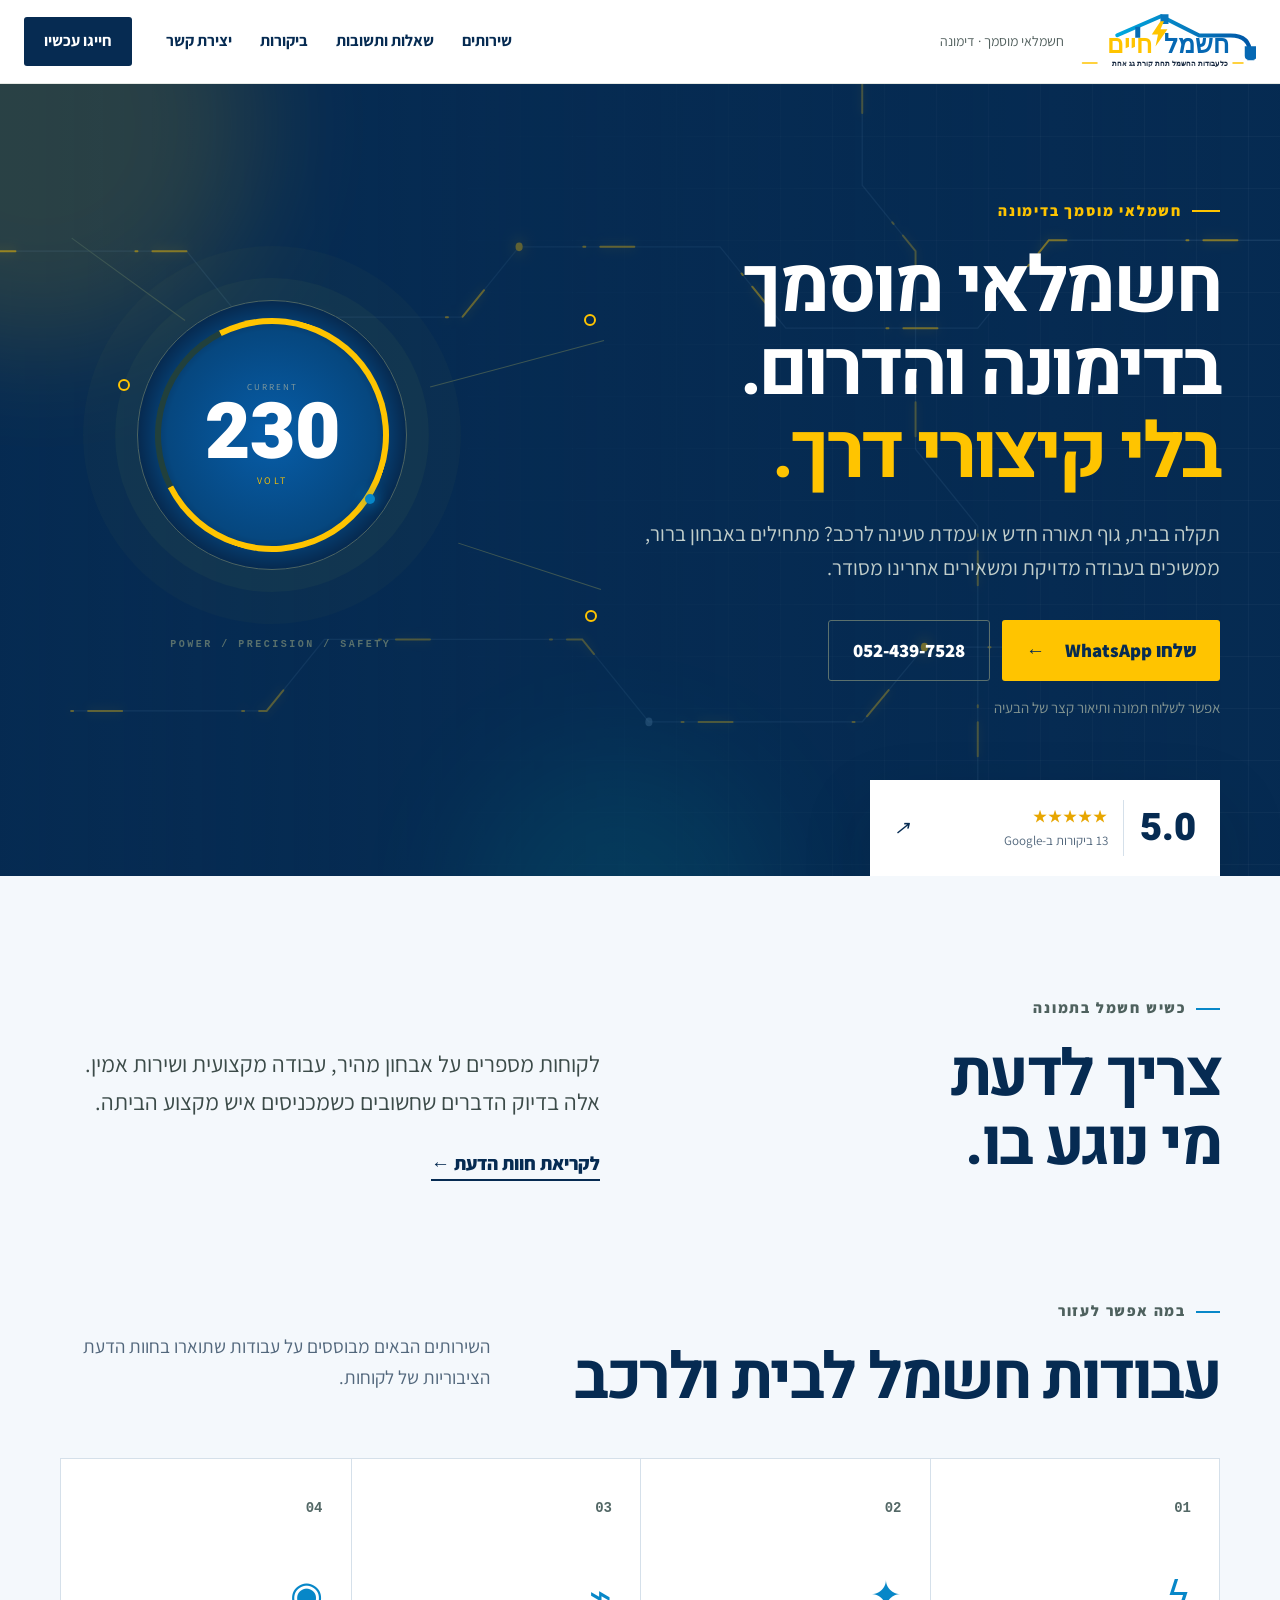
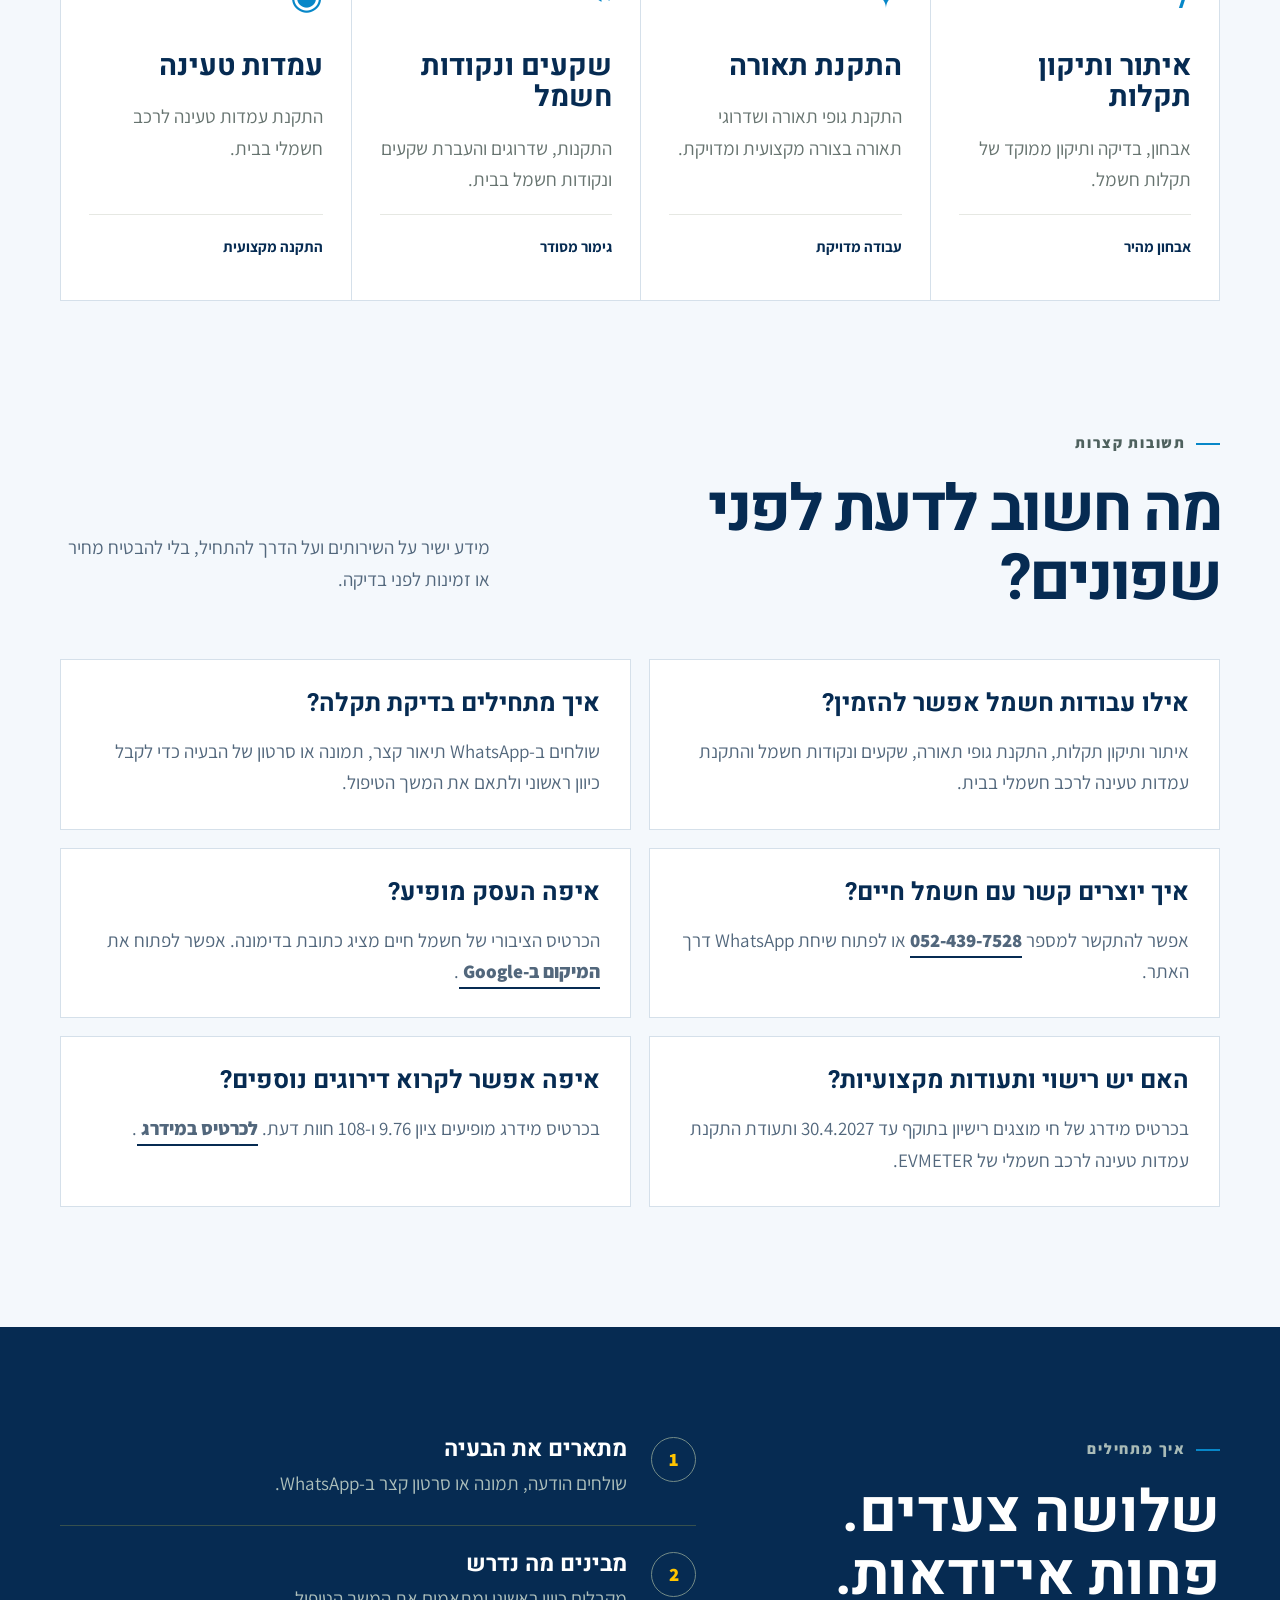
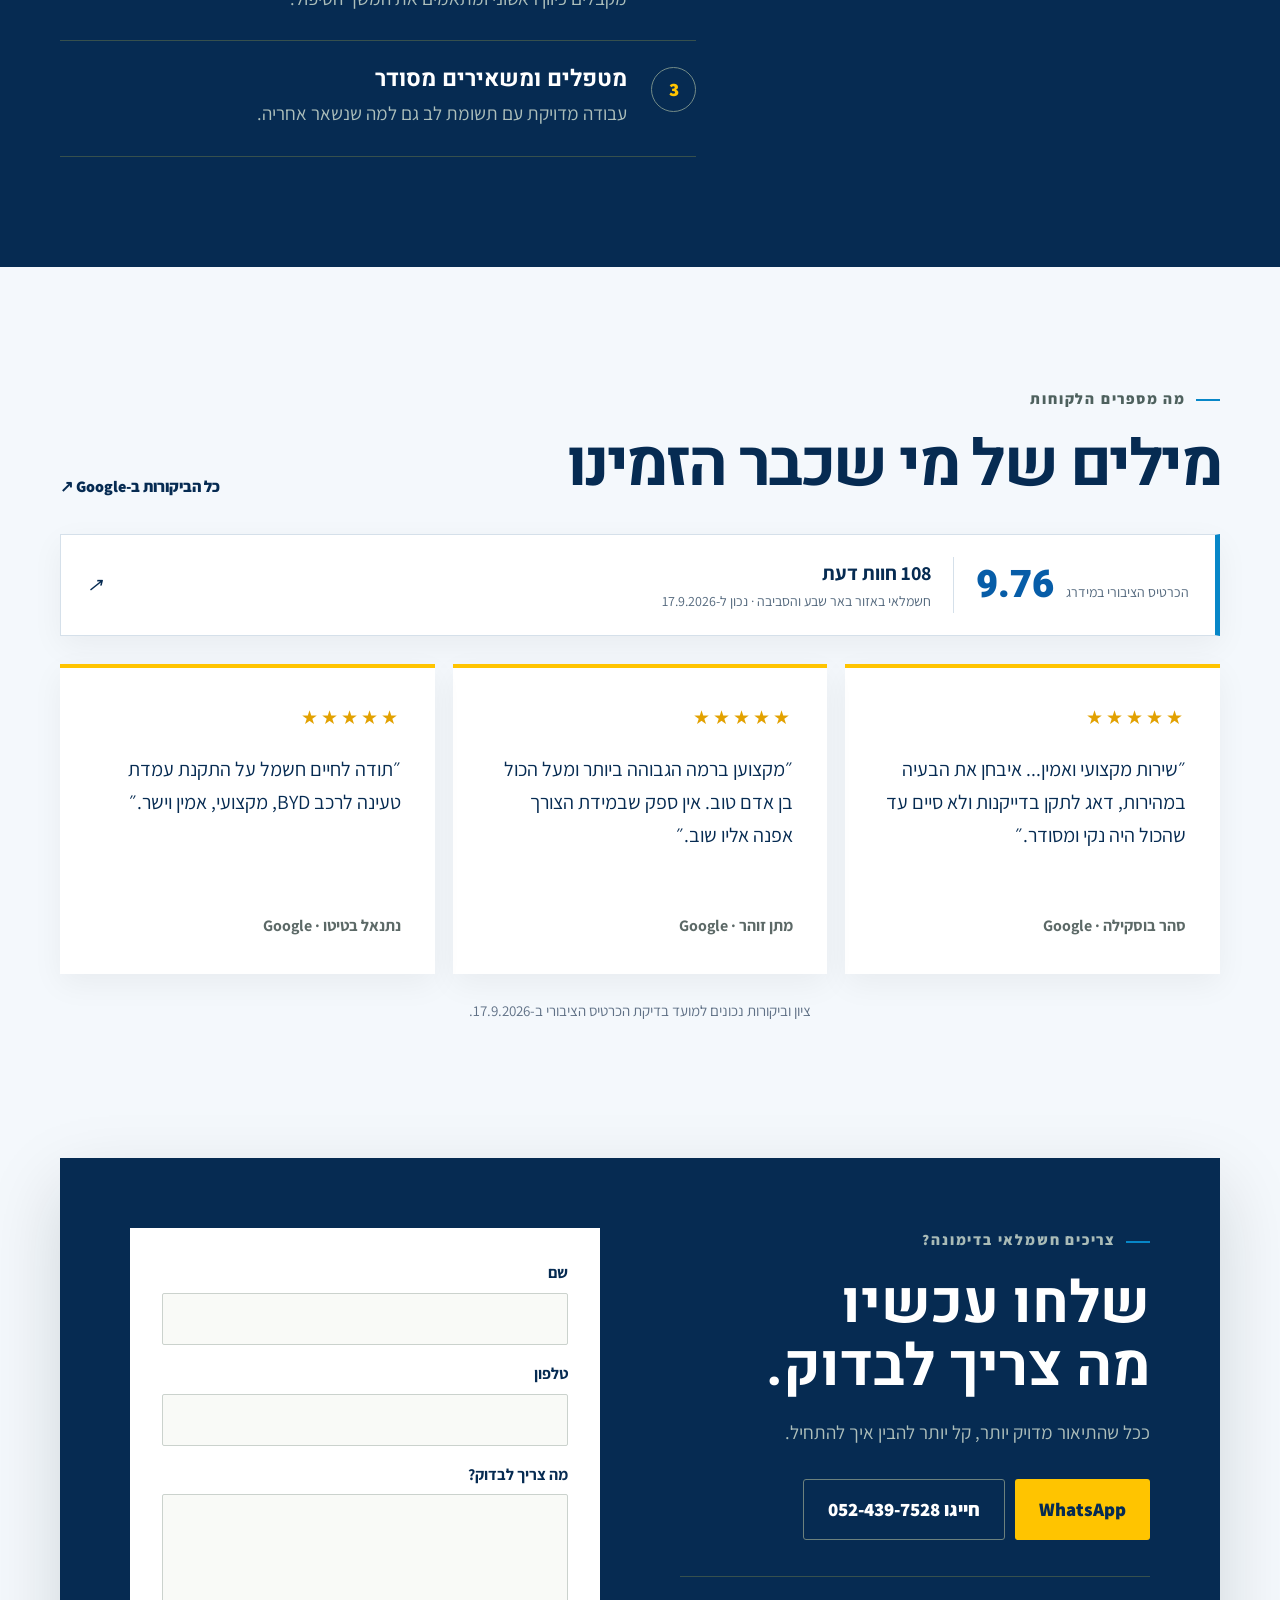
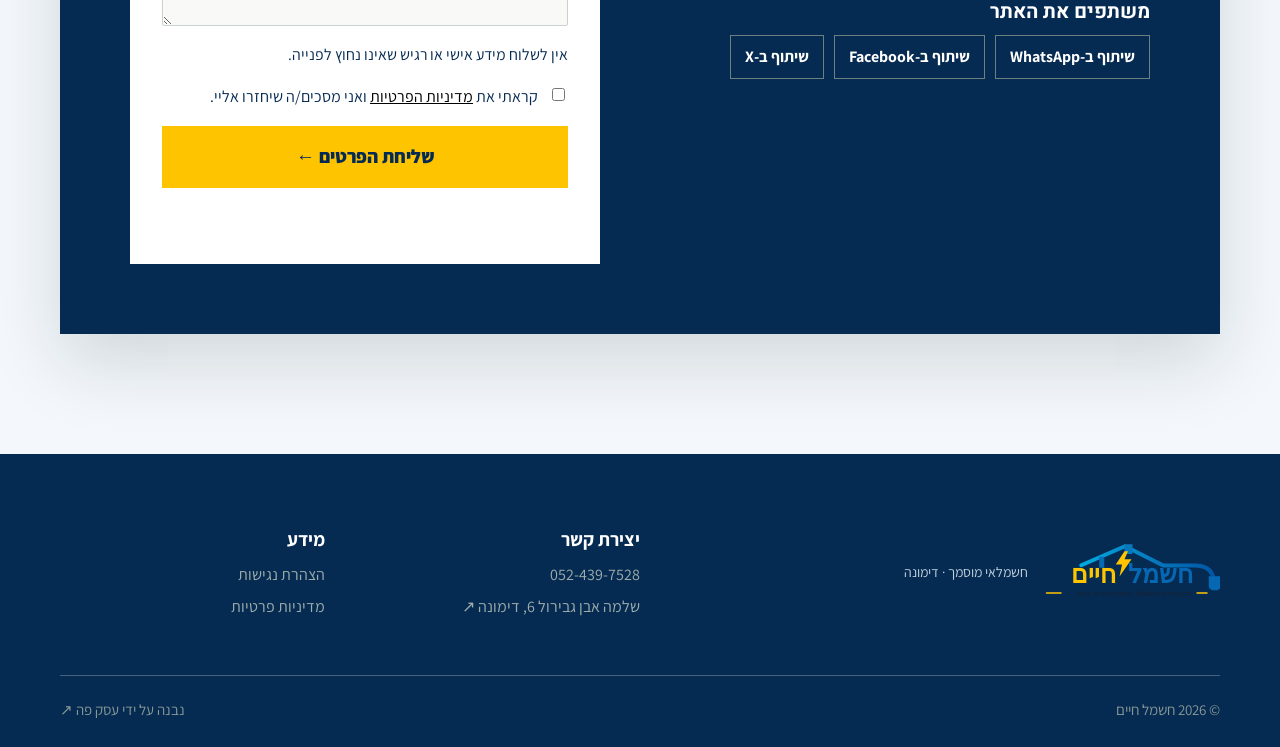
<file: index.html>
<!doctype html>
<html lang="he" dir="rtl">
<head>
  <meta charset="utf-8">
  <meta name="viewport" content="width=device-width,initial-scale=1,viewport-fit=cover">
  <meta name="theme-color" content="#062b52">
  <meta name="color-scheme" content="light">
  <link rel="icon" href="/favicon.svg" type="image/svg+xml">
  <link rel="apple-touch-icon" href="/apple-touch-icon.png">
  <link rel="manifest" href="/site.webmanifest">
  <title>חשמלאי מוסמך בדימונה | חשמל חיים</title>
  <meta name="description" content="חשמלאי מוסמך בדימונה והדרום לעבודות חשמל לבית, התקנת גופי תאורה, שקעים ועמדות טעינה לרכב חשמלי. חשמל חיים - חייגו או שלחו WhatsApp.">
  <link rel="canonical" href="https://haim-gaz-electric.esekpo.co.il/">
  
  
  <meta property="og:type" content="website">
  <meta property="og:locale" content="he_IL">
  <meta property="og:title" content="חשמלאי מוסמך בדימונה | חשמל חיים">
  <meta property="og:description" content="חשמלאי מוסמך בדימונה והדרום לעבודות חשמל לבית, התקנת גופי תאורה, שקעים ועמדות טעינה לרכב חשמלי.">
  <meta property="og:url" content="https://haim-gaz-electric.esekpo.co.il/">
  <meta property="og:image" content="https://haim-gaz-electric.esekpo.co.il/share.png">
  <meta property="og:image:secure_url" content="https://haim-gaz-electric.esekpo.co.il/share.png">
  <meta property="og:image:type" content="image/png">
  <meta property="og:image:width" content="1200">
  <meta property="og:image:height" content="630">
  <meta property="og:image:alt" content="חשמל חיים - חשמלאי מוסמך בדימונה לעבודות חשמל לבית ולעמדות טעינה">
  <meta name="twitter:card" content="summary_large_image">
  <meta name="twitter:title" content="חשמלאי מוסמך בדימונה | חשמל חיים">
  <meta name="twitter:description" content="חשמלאי מוסמך בדימונה והדרום לעבודות חשמל לבית, התקנת גופי תאורה, שקעים ועמדות טעינה לרכב חשמלי.">
  <meta name="twitter:image" content="https://haim-gaz-electric.esekpo.co.il/share.png">
  <meta name="twitter:image:alt" content="חשמל חיים - חשמלאי מוסמך בדימונה לעבודות חשמל לבית ולעמדות טעינה">
  <link rel="preconnect" href="https://fonts.googleapis.com">
  <link rel="preconnect" href="https://fonts.gstatic.com" crossorigin>
  <link href="https://fonts.googleapis.com/css2?family=Assistant:wght@400;500;600;700;800&family=Heebo:wght@700;800;900&display=swap" rel="stylesheet">
  <style>:root{--ink:#062b52;--ink2:#075da8;--lime:#ffc400;--paper:#f4f8fc;--white:#fff;--muted:#52677c;--line:#d5e0ea;--orange:#0787c8;--shadow:0 28px 70px rgba(7,27,27,.15)}*{box-sizing:border-box}html{scroll-behavior:smooth}body{margin:0;background:var(--paper);color:var(--ink);font-family:Assistant,Arial,sans-serif;font-size:19px;line-height:1.65}a{color:inherit;text-decoration:none}button,input,textarea{font:inherit}.skip{position:fixed;top:10px;right:10px;background:#fff;padding:10px 18px;z-index:1000;transform:translateY(-200%)}.skip:focus{transform:none}.wrap{width:min(1160px,calc(100% - 40px));margin-inline:auto}.topbar{height:84px;padding:0 max(24px,calc((100vw - 1240px)/2));display:flex;align-items:center;gap:34px;background:#fff;border-bottom:1px solid #e6e9e4;position:sticky;top:0;z-index:50}.brand{display:flex;align-items:center;gap:12px;margin-left:auto}.brand-mark{width:44px;height:44px;display:grid;place-items:center;background:var(--lime);border:2px solid var(--ink);border-radius:50%;font:900 24px Heebo}.brand b,.brand small{display:block}.brand b{font:800 19px Heebo;line-height:1.1}.brand small{font-size:14px;color:#52605e}.topbar nav{display:flex;gap:28px;font-size:16px;font-weight:700}.topbar nav a:hover,.topbar nav a:focus{text-decoration:underline;text-underline-offset:5px}.mini-call{background:var(--ink);color:#fff;padding:11px 20px;font-weight:700;font-size:16px;border-radius:3px}.hero{min-height:720px;background:var(--ink);color:#fff;position:relative;overflow:hidden;padding:100px max(24px,calc((100vw - 1160px)/2)) 140px;display:grid;grid-template-columns:1.05fr .95fr;align-items:center}.hero:before{content:"";position:absolute;inset:0;background-image:linear-gradient(rgba(255,255,255,.035) 1px,transparent 1px),linear-gradient(90deg,rgba(255,255,255,.035) 1px,transparent 1px);background-size:52px 52px;mask-image:linear-gradient(to left,black,transparent 76%)}.glow{position:absolute;border-radius:50%;filter:blur(60px);opacity:.15}.glow-a{width:440px;height:440px;background:var(--lime);left:-180px;top:-180px}.glow-b{width:300px;height:300px;background:#00a8a0;right:40%;bottom:-180px}.current-field{position:absolute;inset:0;z-index:0;pointer-events:none;opacity:.55}.current-field svg{display:block;width:100%;height:100%}.current-track{fill:none;stroke:rgba(151,202,242,.18);stroke-width:1.25;vector-effect:non-scaling-stroke}.current-flow{fill:none;stroke:var(--lime);stroke-width:2;stroke-linecap:round;stroke-dasharray:2 15 34 120;vector-effect:non-scaling-stroke;filter:drop-shadow(0 0 5px rgba(255,196,0,.5));animation:current-run 12s linear infinite}.current-flow.flow-2{animation-duration:16s;animation-delay:-8s;opacity:.72}.current-flow.flow-3{animation-duration:19s;animation-delay:-4s;opacity:.58}.current-node{fill:#9bcff5;opacity:.42}.current-pulse{fill:var(--lime);filter:drop-shadow(0 0 7px rgba(255,196,0,.78));transform-box:fill-box;transform-origin:center;animation:current-pulse 4.8s ease-in-out infinite}.current-pulse.pulse-2{animation-delay:-2.4s}.current-field:after{content:"";position:absolute;inset:0;background:linear-gradient(90deg,rgba(6,43,82,.05),rgba(6,43,82,.35) 42%,rgba(6,43,82,.08));pointer-events:none}@keyframes current-run{to{stroke-dashoffset:-171}}@keyframes current-pulse{0%,100%{opacity:.3;transform:scale(.7)}50%{opacity:1;transform:scale(1.3)}}.hero-content{position:relative;z-index:2;max-width:650px}.eyebrow,.section-kicker{font-size:15px;font-weight:800;letter-spacing:.12em;text-transform:uppercase}.eyebrow{color:var(--lime);display:flex;align-items:center;gap:10px}.eyebrow span{width:28px;height:2px;background:var(--lime)}h1,h2,h3{font-family:Heebo,Arial,sans-serif;margin:0;line-height:1.08}h1{font-size:clamp(54px,6vw,84px);letter-spacing:-.045em;margin:22px 0}h1 em{color:var(--lime);font-style:normal}.hero-copy{font-size:21px;color:#c1cecb;max-width:580px;margin:0 0 34px}.hero-actions{display:flex;gap:12px;flex-wrap:wrap}.btn{min-height:54px;padding:14px 24px;display:inline-flex;align-items:center;justify-content:center;gap:20px;font-weight:800;border-radius:3px;transition:.2s transform,.2s background}.btn:hover{transform:translateY(-2px)}.btn-primary{background:var(--lime);color:var(--ink)}.btn-ghost{border:1px solid #5b706d}.micro{font-size:15px;color:#819390}.hero-visual{position:relative;z-index:1;height:440px;min-width:420px}.meter{position:absolute;width:270px;height:270px;left:14%;top:60px;border-radius:50%;border:1px solid #4d6562;display:flex;flex-direction:column;align-items:center;justify-content:center;background:radial-gradient(circle,#075da8 0,#06477f 55%,#062b52 70%);box-shadow:0 0 0 22px rgba(215,255,63,.03),0 0 0 54px rgba(215,255,63,.02)}.meter:before{content:"";position:absolute;inset:17px;border-radius:50%;border:6px solid var(--lime);border-left-color:#21403c;transform:rotate(18deg)}.meter strong{font:900 78px/1 Heebo;color:#fff;z-index:1}.meter small,.meter-label{z-index:1;letter-spacing:.22em}.meter small{font-size:10px;color:var(--lime)}.meter-label{font-size:9px;color:#8da09d}.meter i{position:absolute;width:10px;height:10px;border-radius:50%;background:var(--orange);right:31px;bottom:65px;box-shadow:0 0 14px var(--orange)}.line{position:absolute;height:1px;background:#3d5653;transform-origin:right}.line-1{width:180px;right:7px;top:100px;transform:rotate(-15deg)}.line-2{width:150px;right:10px;bottom:90px;transform:rotate(18deg)}.line-3{width:140px;left:-15px;top:80px;transform:rotate(36deg)}.node{position:absolute;width:12px;height:12px;border:2px solid var(--lime);border-radius:50%}.node-1{right:15px;top:74px}.node-2{right:14px;bottom:58px}.node-3{left:58px;top:139px}.hero-visual>p{position:absolute;bottom:20px;left:20%;font:600 10px/1 monospace;color:#59706c;letter-spacing:.25em}.rating-card{position:absolute;bottom:0;right:max(24px,calc((100vw - 1160px)/2));background:#fff;color:var(--ink);padding:20px 24px;width:350px;display:flex;align-items:center;gap:15px;box-shadow:var(--shadow)}.rating-card .score{font:900 38px Heebo;border-left:1px solid var(--line);padding-left:16px}.rating-card b{display:block;color:#e7a600;letter-spacing:2px;font-size:15px}.rating-card small{display:block;color:var(--muted);font-size:13px}.rating-card i{margin-right:auto}.intro{padding:120px 0}.section-kicker{color:#4e615e;margin:0 0 20px}.section-kicker:before{content:"";display:inline-block;width:24px;height:2px;background:var(--orange);margin-left:10px;vertical-align:middle}.intro-grid{display:grid;grid-template-columns:1fr 1fr;gap:80px}.intro h2,.section-head h2,.reviews h2{font-size:clamp(42px,5vw,64px);letter-spacing:-.04em}.intro-grid>div p{font-size:23px;color:#3c4b49;margin:5px 0 26px}.text-link{font-weight:800;border-bottom:2px solid var(--ink);padding-bottom:4px}.section-head{display:flex;align-items:end;justify-content:space-between;gap:40px;margin-bottom:45px}.section-head>p{max-width:430px;color:var(--muted)}.services{padding-bottom:130px;scroll-margin-top:100px}.service-grid{display:grid;grid-template-columns:repeat(4,1fr);border:1px solid var(--line)}.service{position:relative;padding:40px 28px;min-height:370px;background:#fff;border-left:1px solid var(--line);display:flex;flex-direction:column;transition:background .2s ease,color .2s ease}.service:last-child{border-left:0}.service:focus-visible,.service:focus-within{background:var(--ink);color:#fff;outline:3px solid var(--orange);outline-offset:-3px}@media(hover:hover) and (pointer:fine){.service:hover{background:var(--ink);color:#fff}}.num{font:700 14px/1.4 monospace;color:#536866}.icon{font-size:38px;margin:45px 0 25px;color:var(--orange)}.service:focus-visible .icon,.service:focus-within .icon{color:var(--lime)}@media(hover:hover) and (pointer:fine){.service:hover .icon{color:var(--lime)}}.service h3{font-size:29px}.service p{color:#66736f}.service:focus-visible p,.service:focus-within p{color:#afc0bc}@media(hover:hover) and (pointer:fine){.service:hover p{color:#afc0bc}}.tag{margin-top:auto;font-size:15px;font-weight:700;padding-top:20px;border-top:1px solid #e6e8e3}.service:focus-visible .tag,.service:focus-within .tag{border-color:#36504d;color:var(--lime)}@media(hover:hover) and (pointer:fine){.service:hover .tag{border-color:#36504d;color:var(--lime)}}.process{background:var(--ink);color:#fff;padding:110px 0}.process-grid{display:grid;grid-template-columns:.8fr 1.2fr;gap:100px}.process h2{font-size:58px}.section-kicker.light{color:#a9bbb7}.process ol{list-style:none;margin:0;padding:0}.process li{display:flex;gap:24px;padding:26px 0;border-bottom:1px solid #36504d}.process li:first-child{padding-top:0}.process li>span{flex:0 0 45px;height:45px;border:1px solid #738b87;border-radius:50%;display:grid;place-items:center;color:var(--lime);font-weight:800}.process h3{font-size:23px}.process li p{margin:6px 0 0;color:#adbfbb}.reviews{padding:120px 0}.google-link{font-weight:800;font-size:16px}.midrag-summary{display:flex;align-items:center;gap:22px;background:#fff;border:1px solid var(--line);border-right:5px solid var(--orange);padding:22px 26px;margin:-12px 0 28px;box-shadow:0 10px 30px rgba(7,27,27,.05)}.midrag-summary>span:first-child{display:grid;grid-template-columns:auto auto;align-items:baseline;gap:12px;border-left:1px solid var(--line);padding-left:22px}.midrag-summary strong{font:900 38px Heebo;color:var(--ink2)}.midrag-summary small,.midrag-summary b{display:block}.midrag-summary small{color:var(--muted);font-size:14px}.midrag-summary b{font-size:20px}.midrag-summary i{margin-right:auto}.review-grid{display:grid;grid-template-columns:repeat(3,1fr);gap:18px}.review-grid blockquote{margin:0;background:#fff;padding:34px;min-height:310px;display:flex;flex-direction:column;border-top:4px solid var(--lime);box-shadow:0 10px 30px rgba(7,27,27,.05)}.stars{color:#e2a100;letter-spacing:3px}.review-grid p{font-size:20px}.review-grid footer{margin-top:auto;font-size:16px;font-weight:700;color:#5c6967}.reviews-note{text-align:center;color:#607186;font-size:15px;margin-top:25px}.contact{padding-bottom:120px}.contact-card{background:var(--ink);color:#fff;padding:70px;display:grid;grid-template-columns:1fr 1fr;gap:80px;box-shadow:var(--shadow)}.contact h2{font-size:58px}.contact-card>div>p:not(.section-kicker){color:#aebfbb}.contact-buttons{display:flex;flex-wrap:wrap;gap:10px;margin-top:30px}.btn-light{background:var(--lime);color:var(--ink)}.btn-outline{border:1px solid #6c817d}.contact form{background:#fff;color:var(--ink);padding:32px;display:grid;gap:16px}.contact label{font-size:16px;font-weight:700}.contact input,.contact textarea{display:block;width:100%;margin-top:6px;border:1px solid #cbd2cd;background:#f9faf7;padding:12px;border-radius:2px}.contact input:focus,.contact textarea:focus{outline:3px solid rgba(215,255,63,.8);border-color:var(--ink)}.consent{display:flex;align-items:flex-start;gap:10px;font-weight:400!important}.consent input{width:auto;margin-top:4px}.consent button{border:0;background:0;text-decoration:underline;padding:0;cursor:pointer}.submit{border:0;background:var(--lime);color:var(--ink);font-weight:800;padding:15px;cursor:pointer}.hidden{position:absolute;width:1px;height:1px;overflow:hidden;clip:rect(0 0 0 0);clip-path:inset(50%);white-space:nowrap}.footer{background:var(--ink);color:#fff;padding:70px 0 24px}.footer-grid{display:grid;grid-template-columns:2fr 1fr 1fr;gap:50px}.footer-grid>div:not(.brand){display:flex;flex-direction:column;gap:6px}.footer .brand small{color:#c3d2df}.footer-grid button{color:#fff;background:0;border:0;padding:0;text-align:right;cursor:pointer}.footer-grid a,.footer-grid button{font-size:16px;color:#9eaeab}.subfooter{border-top:1px solid #47627c;margin-top:55px;padding-top:22px;display:flex;justify-content:space-between;font-size:15px;color:#869794}dialog{border:0;max-width:650px;width:calc(100% - 40px);padding:34px;box-shadow:var(--shadow);border-radius:4px}dialog::backdrop{background:rgba(2,13,13,.72)}.dialog-head{display:flex;justify-content:space-between;align-items:center}.dialog-head h2{font-size:31px}.close{border:0;background:#edf0eb;width:40px;height:40px;border-radius:50%;font-size:28px;cursor:pointer}a:focus-visible,button:focus-visible{outline:3px solid var(--orange);outline-offset:4px}@media(max-width:900px){.topbar nav{display:none}.hero{grid-template-columns:1fr;padding-top:75px}.hero-visual{position:absolute;opacity:.35;left:-80px;top:170px;min-width:390px}.hero-content{z-index:2}.intro-grid,.process-grid,.contact-card{grid-template-columns:1fr}.review-grid{grid-template-columns:1fr}.service-grid{grid-template-columns:repeat(2,1fr)}.service{border-bottom:1px solid var(--line)}.service:nth-child(2n){border-left:0}.section-head{display:block}.section-head>p{margin-top:20px}.footer-grid{grid-template-columns:1fr 1fr}.footer-grid .brand{grid-column:1/-1}.contact-card{padding:40px;gap:40px}.process-grid{gap:50px}}@media(max-width:560px){body{font-size:18px;line-height:1.65}.current-field{opacity:.32}.current-field .mobile-hide{display:none}.current-flow{animation-duration:18s;stroke-width:1.5}.wrap{width:min(100% - 28px,1160px)}.topbar{height:72px;padding:0 14px}.brand small{font-size:13px}.mini-call{padding:9px 12px}.hero{min-height:720px;padding:70px 20px 130px}.hero-copy{font-size:19px}.hero-actions{display:grid}.rating-card{right:14px;left:14px;width:auto}.intro,.reviews{padding:85px 0}.intro-grid{gap:30px}.intro-grid>div p{font-size:20px}.services{padding-bottom:90px}.service-grid{grid-template-columns:1fr}.service{border-left:0}.service:nth-child(2n){border-left:0}.process{padding:85px 0}.process h2,.contact h2{font-size:44px}.contact{width:100%;padding-bottom:0}.contact-card{padding:55px 18px}.contact form{padding:22px 18px}.footer-grid{grid-template-columns:1fr}.footer-grid .brand{grid-column:auto}.subfooter{gap:20px;flex-direction:column}.hero-visual{left:-190px}h1{font-size:50px}}.answers{padding:0 0 120px;scroll-margin-top:100px}.answer-grid{display:grid;grid-template-columns:repeat(2,1fr);gap:18px}.answer-grid article{background:#fff;padding:30px;border:1px solid var(--line)}.answer-grid h3{font-size:25px}.answer-grid p{margin-bottom:0;color:var(--muted)}.share-panel{margin-top:36px;padding-top:24px;border-top:1px solid #36504d}.share-panel h3{font-size:20px;margin-bottom:12px}.share-links{display:flex;flex-wrap:wrap;gap:10px}.share-link{display:inline-flex;min-height:44px;align-items:center;padding:8px 14px;border:1px solid #6c817d;color:#fff;font-weight:700;font-size:16px}.external-note{font-size:.78em}.form-status{min-height:1.5em;margin:0;color:#062b52;font-weight:700}@media(max-width:560px){.midrag-summary{align-items:flex-start;gap:14px;padding:18px}.midrag-summary>span:first-child{display:block;padding-left:14px}.midrag-summary strong{font-size:32px}.midrag-summary b{font-size:17px}.answer-grid{grid-template-columns:1fr}.answers{padding-bottom:85px}.share-links{display:grid}.share-link{justify-content:center}}
@media(prefers-reduced-motion:reduce){html{scroll-behavior:auto}*,*:before,*:after{animation:none!important;transition-duration:.01ms!important}.current-flow{stroke-dasharray:none;opacity:.18}.current-pulse{opacity:.45;transform:none}}
</style>
  <script type="application/ld+json">
  {"@context":"https://schema.org","@graph":[{"@type":"Electrician","@id":"https://haim-gaz-electric.esekpo.co.il/#business","name":"חשמל חיים","description":"חשמלאי מוסמך בדימונה לעבודות חשמל לבית והתקנת עמדות טעינה.","url":"https://haim-gaz-electric.esekpo.co.il/","telephone":"+972524397528","areaServed":[{"@type":"City","name":"דימונה"},{"@type":"City","name":"ירוחם"},{"@type":"City","name":"ערד"},{"@type":"City","name":"באר שבע"}],"address":{"@type":"PostalAddress","streetAddress":"שלמה אבן גבירול 6","addressLocality":"דימונה","postalCode":"8618106","addressCountry":"IL"},"geo":{"@type":"GeoCoordinates","latitude":31.075882,"longitude":35.042323},"aggregateRating":{"@type":"AggregateRating","ratingValue":"5.0","reviewCount":"13","bestRating":"5"},"sameAs":["https://www.midrag.co.il/SpCard/Sp/63909?areaId=8&serviceId=161&sortByCategory=134&isGeneric=false","https://www.google.com/maps/search/?api=1&query=%D7%97%D7%A9%D7%9E%D7%9C%D7%90%D7%99+%D7%9E%D7%95%D7%A1%D7%9E%D7%9A+-+%D7%97%D7%99%D7%99%D7%9D+%D7%92%D7%96&query_place_id=ChIJ_wHM0NhPAhURYa_CrU1slCw"]},{"@type":"WebSite","@id":"https://haim-gaz-electric.esekpo.co.il/#website","url":"https://haim-gaz-electric.esekpo.co.il/","name":"חשמל חיים","inLanguage":"he-IL","publisher":{"@id":"https://haim-gaz-electric.esekpo.co.il/#business"}},{"@type":"FAQPage","@id":"https://haim-gaz-electric.esekpo.co.il/#faq","inLanguage":"he-IL","mainEntity":[{"@type":"Question","name":"אילו עבודות חשמל אפשר להזמין?","acceptedAnswer":{"@type":"Answer","text":"האתר מציג איתור ותיקון תקלות, התקנת גופי תאורה, שקעים ונקודות חשמל והתקנת עמדות טעינה לרכב חשמלי בבית."}},{"@type":"Question","name":"איך מתחילים בדיקת תקלה?","acceptedAnswer":{"@type":"Answer","text":"שולחים ב-WhatsApp תיאור קצר, תמונה או סרטון של הבעיה כדי לקבל כיוון ראשוני ולתאם את המשך הטיפול."}},{"@type":"Question","name":"איך יוצרים קשר עם חשמל חיים?","acceptedAnswer":{"@type":"Answer","text":"אפשר להתקשר למספר 052-439-7528 או לפתוח שיחת WhatsApp דרך האתר."}},{"@type":"Question","name":"האם יש רישוי ותעודות מקצועיות?","acceptedAnswer":{"@type":"Answer","text":"בכרטיס מידרג הציבורי של חי מוצגים רישיון בתוקף עד 30 באפריל 2027 ותעודת התקנת עמדות טעינה לרכב חשמלי של EVMETER."}},{"@type":"Question","name":"איפה אפשר לקרוא דירוגים נוספים?","acceptedAnswer":{"@type":"Answer","text":"בכרטיס מידרג הציבורי של חי מופיעים ציון 9.76 ו-108 חוות דעת, נכון ל-17 בספטמבר 2026."}}]}]}
  </script>
</head>
<body>
  <a class="skip" href="#main">דלגו לתוכן</a>
  <header class="topbar">
    <a class="brand" href="#top" aria-label="חשמל חיים, חשמלאי מוסמך בדימונה - דף הבית">
      <img src="logo.svg" alt="חשמל חיים" width="180" height="58">
      <span><small>חשמלאי מוסמך · דימונה</small></span>
    </a>
    <nav aria-label="ניווט ראשי">
      <a href="#services">שירותים</a><a href="#answers">שאלות ותשובות</a><a href="#reviews">ביקורות</a><a href="#contact">יצירת קשר</a>
    </nav>
    <a class="mini-call" href="tel:+972524397528">חייגו עכשיו</a>
  </header>

  <main id="main">
    <section class="hero" id="top" aria-labelledby="hero-title">
      <div class="glow glow-a"></div><div class="glow glow-b"></div>
      <div class="current-field" aria-hidden="true">
        <svg viewBox="0 0 1440 720" preserveAspectRatio="none" focusable="false">
          <path class="current-track" d="M-40 152 H210 L270 212 H520 L584 148 H810 L884 222 H1100 L1180 142 H1480"/>
          <path class="current-flow" d="M-40 152 H210 L270 212 H520 L584 148 H810 L884 222 H1100 L1180 142 H1480"/>
          <path class="current-track mobile-hide" d="M80 570 H300 L365 505 H655 L730 580 H970 L1040 512 H1360"/>
          <path class="current-flow flow-2 mobile-hide" d="M80 570 H300 L365 505 H655 L730 580 H970 L1040 512 H1360"/>
          <path class="current-track mobile-hide" d="M970 -20 V92 L1030 152 V332 L1100 402 V742"/>
          <path class="current-flow flow-3 mobile-hide" d="M970 -20 V92 L1030 152 V332 L1100 402 V742"/>
          <circle class="current-node" cx="270" cy="212" r="4"/><circle class="current-pulse" cx="584" cy="148" r="4"/>
          <circle class="current-node mobile-hide" cx="730" cy="580" r="4"/><circle class="current-pulse pulse-2 mobile-hide" cx="1040" cy="512" r="4"/>
        </svg>
      </div>
      <div class="hero-content">
        <p class="eyebrow"><span></span> חשמלאי מוסמך בדימונה</p>
        <h1 id="hero-title">חשמלאי מוסמך בדימונה והדרום.<br><em>בלי קיצורי דרך.</em></h1>
        <p class="hero-copy">תקלה בבית, גוף תאורה חדש או עמדת טעינה לרכב? מתחילים באבחון ברור, ממשיכים בעבודה מדויקת ומשאירים אחרינו מסודר.</p>
        <div class="hero-actions">
          <a class="btn btn-primary" href="https://wa.me/972524397528?text=%D7%A9%D7%9C%D7%95%D7%9D%20%D7%97%D7%99%D7%99%D7%9D%2C%20%D7%94%D7%92%D7%A2%D7%AA%D7%99%20%D7%9E%D7%94%D7%90%D7%AA%D7%A8%20%D7%95%D7%90%D7%A9%D7%9E%D7%97%20%D7%9C%D7%94%D7%AA%D7%99%D7%99%D7%A2%D7%A5" target="_blank" rel="noopener noreferrer">שלחו WhatsApp <span aria-hidden="true">←</span></a>
          <a class="btn btn-ghost" href="tel:+972524397528">052-439-7528</a>
        </div>
        <p class="micro">אפשר לשלוח תמונה ותיאור קצר של הבעיה</p>
      </div>
      <div class="hero-visual" aria-hidden="true">
        <div class="meter"><span class="meter-label">CURRENT</span><strong>230</strong><small>VOLT</small><i></i></div>
        <div class="line line-1"></div><div class="line line-2"></div><div class="line line-3"></div>
        <div class="node node-1"></div><div class="node node-2"></div><div class="node node-3"></div>
        <p>POWER / PRECISION / SAFETY</p>
      </div>
      <a class="rating-card" href="https://www.google.com/maps/search/?api=1&query=%D7%97%D7%A9%D7%9E%D7%9C%D7%90%D7%99+%D7%9E%D7%95%D7%A1%D7%9E%D7%9A+-+%D7%97%D7%99%D7%99%D7%9D+%D7%92%D7%96&query_place_id=ChIJ_wHM0NhPAhURYa_CrU1slCw" target="_blank" rel="noopener noreferrer" aria-label="5.0, 5 כוכבים, 13 ביקורות ב-Google, נפתח בלשונית חדשה">
        <span class="score">5.0</span><span><b>★★★★★</b><small>13 ביקורות ב-Google</small></span><i aria-hidden="true">↗</i>
      </a>
    </section>

    <section class="intro wrap">
      <p class="section-kicker">כשיש חשמל בתמונה</p>
      <div class="intro-grid"><h2>צריך לדעת<br>מי נוגע בו.</h2><div><p>לקוחות מספרים על אבחון מהיר, עבודה מקצועית ושירות אמין. אלה בדיוק הדברים שחשובים כשמכניסים איש מקצוע הביתה.</p><a class="text-link" href="#reviews">לקריאת חוות הדעת <span>←</span></a></div></div>
    </section>

    <section class="services wrap" id="services" aria-labelledby="services-title">
      <div class="section-head"><div><p class="section-kicker">במה אפשר לעזור</p><h2 id="services-title">עבודות חשמל לבית ולרכב</h2></div><p>השירותים הבאים מבוססים על עבודות שתוארו בחוות הדעת הציבוריות של לקוחות.</p></div>
      <div class="service-grid">
        <article class="service" tabindex="0"><span class="num">01</span><div class="icon bolt">ϟ</div><h3>איתור ותיקון תקלות</h3><p>אבחון, בדיקה ותיקון ממוקד של תקלות חשמל.</p><span class="tag">אבחון מהיר</span></article>
        <article class="service" tabindex="0"><span class="num">02</span><div class="icon">✦</div><h3>התקנת תאורה</h3><p>התקנת גופי תאורה ושדרוגי תאורה בצורה מקצועית ומדויקת.</p><span class="tag">עבודה מדויקת</span></article>
        <article class="service" tabindex="0"><span class="num">03</span><div class="icon">⌁</div><h3>שקעים ונקודות חשמל</h3><p>התקנות, שדרוגים והעברת שקעים ונקודות חשמל בבית.</p><span class="tag">גימור מסודר</span></article>
        <article class="service" tabindex="0"><span class="num">04</span><div class="icon">◉</div><h3>עמדות טעינה</h3><p>התקנת עמדות טעינה לרכב חשמלי בבית.</p><span class="tag">התקנה מקצועית</span></article>
      </div>
    </section>

    <section class="answers wrap" id="answers" aria-labelledby="answers-title">
      <div class="section-head"><div><p class="section-kicker">תשובות קצרות</p><h2 id="answers-title">מה חשוב לדעת לפני שפונים?</h2></div><p>מידע ישיר על השירותים ועל הדרך להתחיל, בלי להבטיח מחיר או זמינות לפני בדיקה.</p></div>
      <div class="answer-grid">
        <article><h3>אילו עבודות חשמל אפשר להזמין?</h3><p>איתור ותיקון תקלות, התקנת גופי תאורה, שקעים ונקודות חשמל והתקנת עמדות טעינה לרכב חשמלי בבית.</p></article>
        <article><h3>איך מתחילים בדיקת תקלה?</h3><p>שולחים ב-WhatsApp תיאור קצר, תמונה או סרטון של הבעיה כדי לקבל כיוון ראשוני ולתאם את המשך הטיפול.</p></article>
        <article><h3>איך יוצרים קשר עם חשמל חיים?</h3><p>אפשר להתקשר למספר <a class="text-link" href="tel:+972524397528">052-439-7528</a> או לפתוח שיחת WhatsApp דרך האתר.</p></article>
        <article><h3>איפה העסק מופיע?</h3><p>הכרטיס הציבורי של חשמל חיים מציג כתובת בדימונה. אפשר לפתוח את <a class="text-link" href="https://www.google.com/maps/search/?api=1&amp;query=%D7%97%D7%A9%D7%9E%D7%9C%D7%90%D7%99+%D7%9E%D7%95%D7%A1%D7%9E%D7%9A+-+%D7%97%D7%99%D7%99%D7%9D+%D7%92%D7%96&amp;query_place_id=ChIJ_wHM0NhPAhURYa_CrU1slCw" target="_blank" rel="noopener noreferrer">המיקום ב-Google <span class="hidden">(נפתח בלשונית חדשה)</span></a>.</p></article>
        <article><h3>האם יש רישוי ותעודות מקצועיות?</h3><p>בכרטיס מידרג של חי מוצגים רישיון בתוקף עד 30.4.2027 ותעודת התקנת עמדות טעינה לרכב חשמלי של EVMETER.</p></article>
        <article><h3>איפה אפשר לקרוא דירוגים נוספים?</h3><p>בכרטיס מידרג מופיעים ציון 9.76 ו-108 חוות דעת. <a class="text-link" href="https://www.midrag.co.il/SpCard/Sp/63909?areaId=8&amp;serviceId=161&amp;sortByCategory=134&amp;isGeneric=false" target="_blank" rel="noopener noreferrer">לכרטיס במידרג <span class="hidden">(נפתח בלשונית חדשה)</span></a>.</p></article>
      </div>
    </section>

    <section class="process">
      <div class="wrap process-grid">
        <div><p class="section-kicker light">איך מתחילים</p><h2>שלושה צעדים.<br>פחות אי־ודאות.</h2></div>
        <ol>
          <li><span>1</span><div><h3>מתארים את הבעיה</h3><p>שולחים הודעה, תמונה או סרטון קצר ב-WhatsApp.</p></div></li>
          <li><span>2</span><div><h3>מבינים מה נדרש</h3><p>מקבלים כיוון ראשוני ומתאמים את המשך הטיפול.</p></div></li>
          <li><span>3</span><div><h3>מטפלים ומשאירים מסודר</h3><p>עבודה מדויקת עם תשומת לב גם למה שנשאר אחריה.</p></div></li>
        </ol>
      </div>
    </section>

    <section class="reviews wrap" id="reviews" aria-labelledby="reviews-title">
      <div class="section-head"><div><p class="section-kicker">מה מספרים הלקוחות</p><h2 id="reviews-title">מילים של מי שכבר הזמינו</h2></div><a class="google-link" href="https://www.google.com/maps/search/?api=1&query=%D7%97%D7%A9%D7%9E%D7%9C%D7%90%D7%99+%D7%9E%D7%95%D7%A1%D7%9E%D7%9A+-+%D7%97%D7%99%D7%99%D7%9D+%D7%92%D7%96&query_place_id=ChIJ_wHM0NhPAhURYa_CrU1slCw" target="_blank" rel="noopener noreferrer">כל הביקורות ב-Google <span class="hidden">(נפתח בלשונית חדשה)</span> ↗</a></div>
      <a class="midrag-summary" href="https://www.midrag.co.il/SpCard/Sp/63909?areaId=8&amp;serviceId=161&amp;sortByCategory=134&amp;isGeneric=false" target="_blank" rel="noopener noreferrer" aria-label="כרטיס מידרג של חי, ציון 9.76 מתוך 10 על סמך 108 חוות דעת, נפתח בלשונית חדשה"><span><small>הכרטיס הציבורי במידרג</small><strong>9.76</strong></span><span><b>108 חוות דעת</b><small>חשמלאי באזור באר שבע והסביבה · נכון ל-17.9.2026</small></span><i aria-hidden="true">↗</i></a>
      <div class="review-grid">
        <blockquote><div class="stars" aria-label="5 כוכבים">★★★★★</div><p>״שירות מקצועי ואמין... איבחן את הבעיה במהירות, דאג לתקן בדייקנות ולא סיים עד שהכול היה נקי ומסודר.״</p><footer>סהר בוסקילה · Google</footer></blockquote>
        <blockquote><div class="stars" aria-label="5 כוכבים">★★★★★</div><p>״מקצוען ברמה הגבוהה ביותר ומעל הכול בן אדם טוב. אין ספק שבמידת הצורך אפנה אליו שוב.״</p><footer>מתן זוהר · Google</footer></blockquote>
        <blockquote><div class="stars" aria-label="5 כוכבים">★★★★★</div><p>״תודה לחיים חשמל על התקנת עמדת טעינה לרכב BYD, מקצועי, אמין וישר.״</p><footer>נתנאל בטיטו · Google</footer></blockquote>
      </div>
      <p class="reviews-note">ציון וביקורות נכונים למועד בדיקת הכרטיס הציבורי ב-17.9.2026.</p>
    </section>

    <section class="contact wrap" id="contact" aria-labelledby="contact-title">
      <div class="contact-card">
        <div><p class="section-kicker light">צריכים חשמלאי בדימונה?</p><h2 id="contact-title">שלחו עכשיו<br>מה צריך לבדוק.</h2><p>ככל שהתיאור מדויק יותר, קל יותר להבין איך להתחיל.</p><div class="contact-buttons"><a class="btn btn-light" href="https://wa.me/972524397528?text=%D7%A9%D7%9C%D7%95%D7%9D%20%D7%97%D7%99%D7%99%D7%9D%2C%20%D7%94%D7%92%D7%A2%D7%AA%D7%99%20%D7%9E%D7%94%D7%90%D7%AA%D7%A8%20%D7%95%D7%90%D7%A9%D7%9E%D7%97%20%D7%9C%D7%94%D7%AA%D7%99%D7%99%D7%A2%D7%A5" target="_blank" rel="noopener noreferrer">WhatsApp</a><a class="btn btn-outline" href="tel:+972524397528">חייגו 052-439-7528</a></div><div class="share-panel" aria-labelledby="share-title"><h3 id="share-title">משתפים את האתר</h3><div class="share-links"><a class="share-link" href="https://api.whatsapp.com/send?text=%D7%97%D7%A9%D7%9E%D7%9C%20%D7%97%D7%99%D7%99%D7%9D%20%E2%80%93%20%D7%97%D7%A9%D7%9E%D7%9C%D7%90%D7%99%20%D7%9E%D7%95%D7%A1%D7%9E%D7%9A%20%D7%91%D7%93%D7%99%D7%9E%D7%95%D7%A0%D7%94%3A%20https%3A%2F%2Fhaim-gaz-electric.esekpo.co.il%2F" target="_blank" rel="noopener noreferrer">שיתוף ב-WhatsApp <span class="hidden">(נפתח בלשונית חדשה)</span></a><a class="share-link" href="https://www.facebook.com/sharer/sharer.php?u=https%3A%2F%2Fhaim-gaz-electric.esekpo.co.il%2F" target="_blank" rel="noopener noreferrer">שיתוף ב-Facebook <span class="hidden">(נפתח בלשונית חדשה)</span></a><a class="share-link" href="https://twitter.com/intent/tweet?url=https%3A%2F%2Fhaim-gaz-electric.esekpo.co.il%2F&amp;text=%D7%97%D7%A9%D7%9E%D7%9C%20%D7%97%D7%99%D7%99%D7%9D%20%E2%80%93%20%D7%97%D7%A9%D7%9E%D7%9C%D7%90%D7%99%20%D7%9E%D7%95%D7%A1%D7%9E%D7%9A%20%D7%91%D7%93%D7%99%D7%9E%D7%95%D7%A0%D7%94" target="_blank" rel="noopener noreferrer">שיתוף ב-X <span class="hidden">(נפתח בלשונית חדשה)</span></a></div></div></div>
        <form name="contact" method="POST" data-netlify="true" netlify-honeypot="company" aria-label="טופס יצירת קשר">
          <input type="hidden" name="form-name" value="contact"><p class="hidden"><label>לא למלא <input name="company"></label></p>
          <label>שם <input name="name" autocomplete="name" required></label>
          <label>טלפון <input name="phone" type="tel" inputmode="tel" autocomplete="tel" required></label>
          <label>מה צריך לבדוק? <textarea name="message" rows="4" aria-describedby="message-help" required></textarea></label><small id="message-help">אין לשלוח מידע אישי או רגיש שאינו נחוץ לפנייה.</small>
          <label class="consent"><input type="checkbox" required> <span>קראתי את <button type="button" data-dialog="privacy">מדיניות הפרטיות</button> ואני מסכים/ה שיחזרו אליי.</span></label>
          <button class="submit" type="submit">שליחת הפרטים <span aria-hidden="true">←</span></button><p class="form-status" role="status" aria-live="polite"></p>
        </form>
      </div>
    </section>
  </main>

  <footer class="footer">
    <div class="wrap footer-grid"><div class="brand"><img src="logo.svg" alt="חשמל חיים" width="180" height="58"><span><small>חשמלאי מוסמך · דימונה</small></span></div><div><b>יצירת קשר</b><a href="tel:+972524397528">052-439-7528</a><a href="https://www.google.com/maps/search/?api=1&query=%D7%97%D7%A9%D7%9E%D7%9C%D7%90%D7%99+%D7%9E%D7%95%D7%A1%D7%9E%D7%9A+-+%D7%97%D7%99%D7%99%D7%9D+%D7%92%D7%96&query_place_id=ChIJ_wHM0NhPAhURYa_CrU1slCw" target="_blank" rel="noopener noreferrer">שלמה אבן גבירול 6, דימונה <span class="hidden">(נפתח בלשונית חדשה)</span> ↗</a></div><div><b>מידע</b><button data-dialog="accessibility">הצהרת נגישות</button><button data-dialog="privacy">מדיניות פרטיות</button></div></div>
    <div class="wrap subfooter"><span>© <span id="year"></span> חשמל חיים</span><a href="https://esekpo.co.il/?utm_source=haim-gaz&utm_medium=referral&utm_campaign=site_credit" target="_blank" rel="noopener noreferrer">נבנה על ידי עסק פה <span class="hidden">(נפתח בלשונית חדשה)</span> ↗</a></div>
  </footer>

  <dialog id="privacy"><div class="dialog-head"><h2>מדיניות פרטיות</h2><button class="close" aria-label="סגירה">×</button></div><p>הפרטים שנמסרים בטופס, כגון שם, מספר טלפון ותיאור הפנייה, מיועדים רק לצורך יצירת קשר ומתן מענה לפנייה. אין באתר כלי אנליטיקה, פרסום, tracking, cookies או אחסון מקומי לא חיוני. הפרטים נשמרים אצל ספק הטופס Netlify כל עוד הם דרושים לטיפול בפנייה ולצרכים תפעוליים סבירים, ואפשר לבקש את מחיקתם. אין למסור בטופס מידע רגיש שאינו נחוץ לפנייה.</p><p>הטופס מעובד באמצעות שירות האחסון Netlify. ניתן ליצור קשר בטלפון 052-439-7528 כדי לבקש עיון, תיקון או מחיקה של פרטים שנמסרו.</p></dialog>
  <dialog id="accessibility"><div class="dialog-head"><h2>הצהרת נגישות</h2><button class="close" aria-label="סגירה">×</button></div><p>האתר נבנה מתוך כוונה להתאים לתקן הישראלי 5568 ולהנחיות WCAG 2.2 ברמה AA: ניווט מקלדת, מבנה כותרות ברור, ניגודיות, טקסט חלופי ותמיכה בהפחתת תנועה.</p><p>אם נתקלתם בקושי, התקשרו ל-052-439-7528 ותארו את העמוד והבעיה. נעשה מאמץ לתקן ולתת חלופה נגישה. ההצהרה אינה תחליף לביקורת נגישות רשמית של מומחה אנושי או לאישור משפטי.</p></dialog>
  <script>document.getElementById('year').textContent=new Date().getFullYear();
document.querySelectorAll('[data-dialog]').forEach(b=>b.addEventListener('click',()=>document.getElementById(b.dataset.dialog).showModal()));
document.querySelectorAll('dialog').forEach(d=>{d.querySelector('.close').addEventListener('click',()=>d.close());d.addEventListener('click',e=>{if(e.target===d)d.close()})});
</script>
<script src="/shayach-config.js" defer></script><script src="https://shayach.co.il/v1/widget.js" defer></script></body>
</html>
</file>
